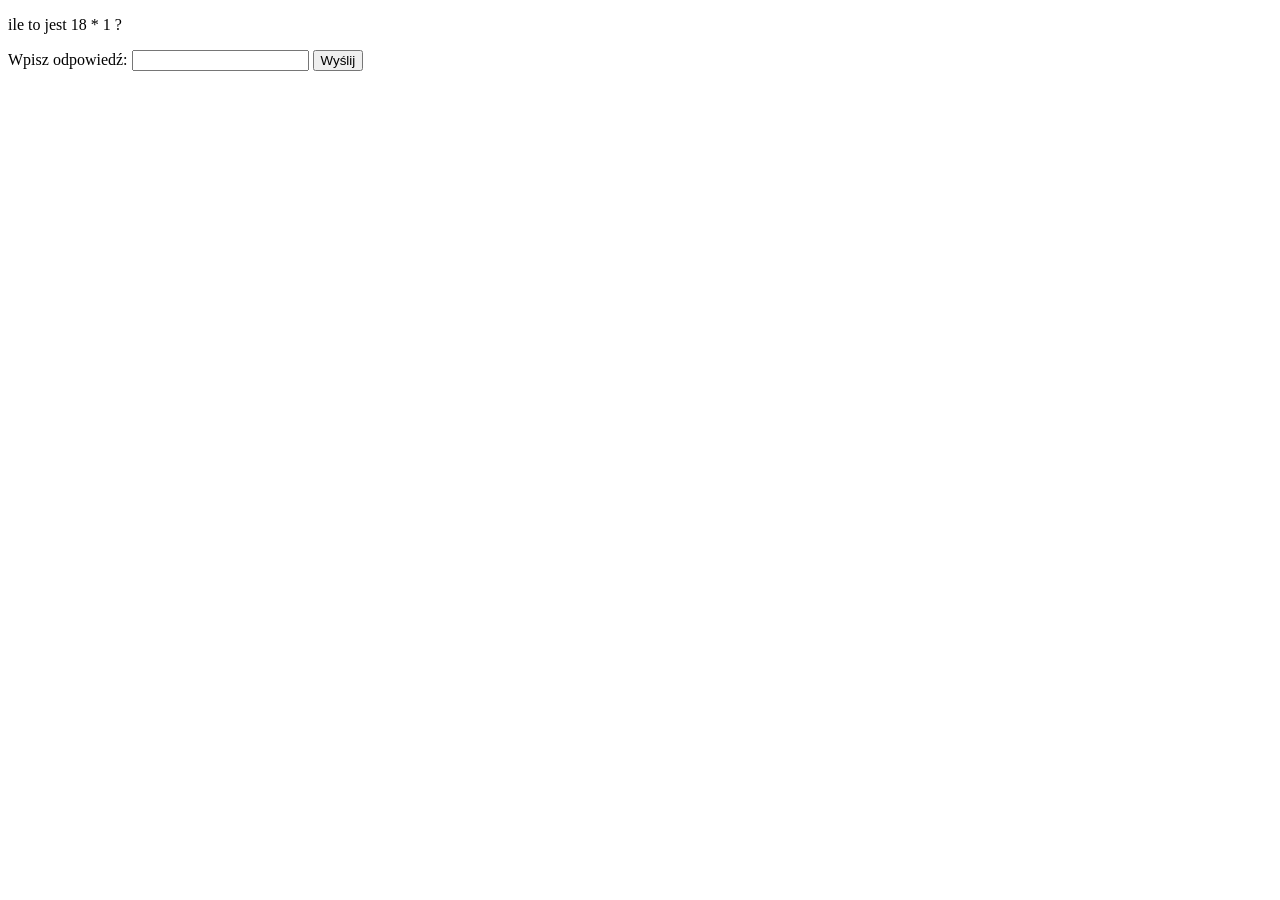
<file: app_web/quiz.html>
<!DOCTYPE html>
<html lang="pl">
<head>
    <meta charset="UTF-8">
    <meta name="viewport" content="width=device-width, initial-scale=1.0">
    <title>Document</title>
    <script src="quiz.js"></script>
</head>
<body>
    <p id="pytanie"></p>

    Wpisz odpowiedź: <input type="number" id="wynik">

    <button id="przycisk">Wyślij</button>

    <h3 id="odp"></h3>
</body>
</html
</file>
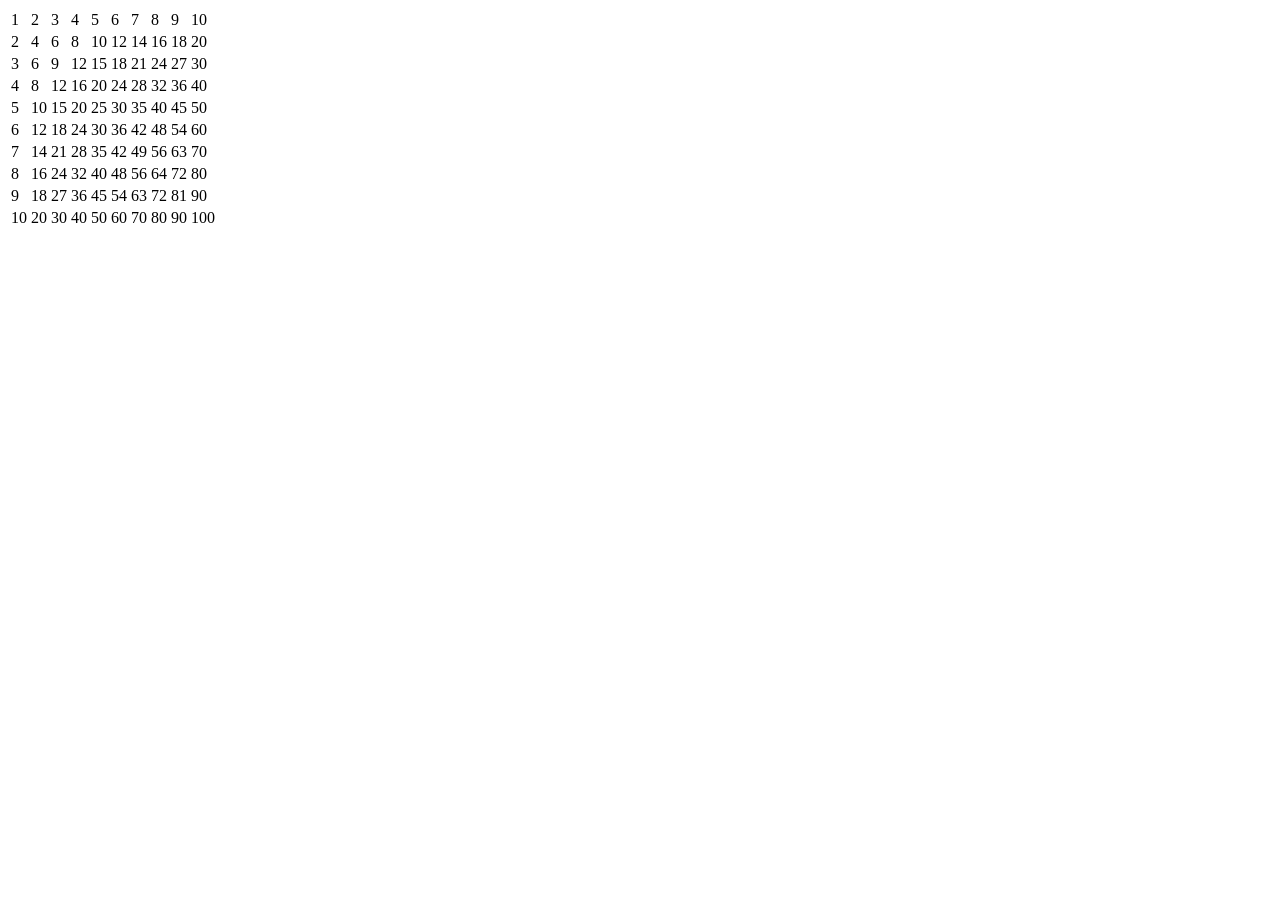
<file: app_web/tabliczka.html>
<!DOCTYPE html>
<html lang="pl">
<head>
    <meta charset="UTF-8">
    <meta name="viewport" content="width=device-width, initial-scale=1.0">
    <title>Document</title>
    <script src="tabliczka.js"></script>
</head>
<body>
    
</body>
</html>
</file>
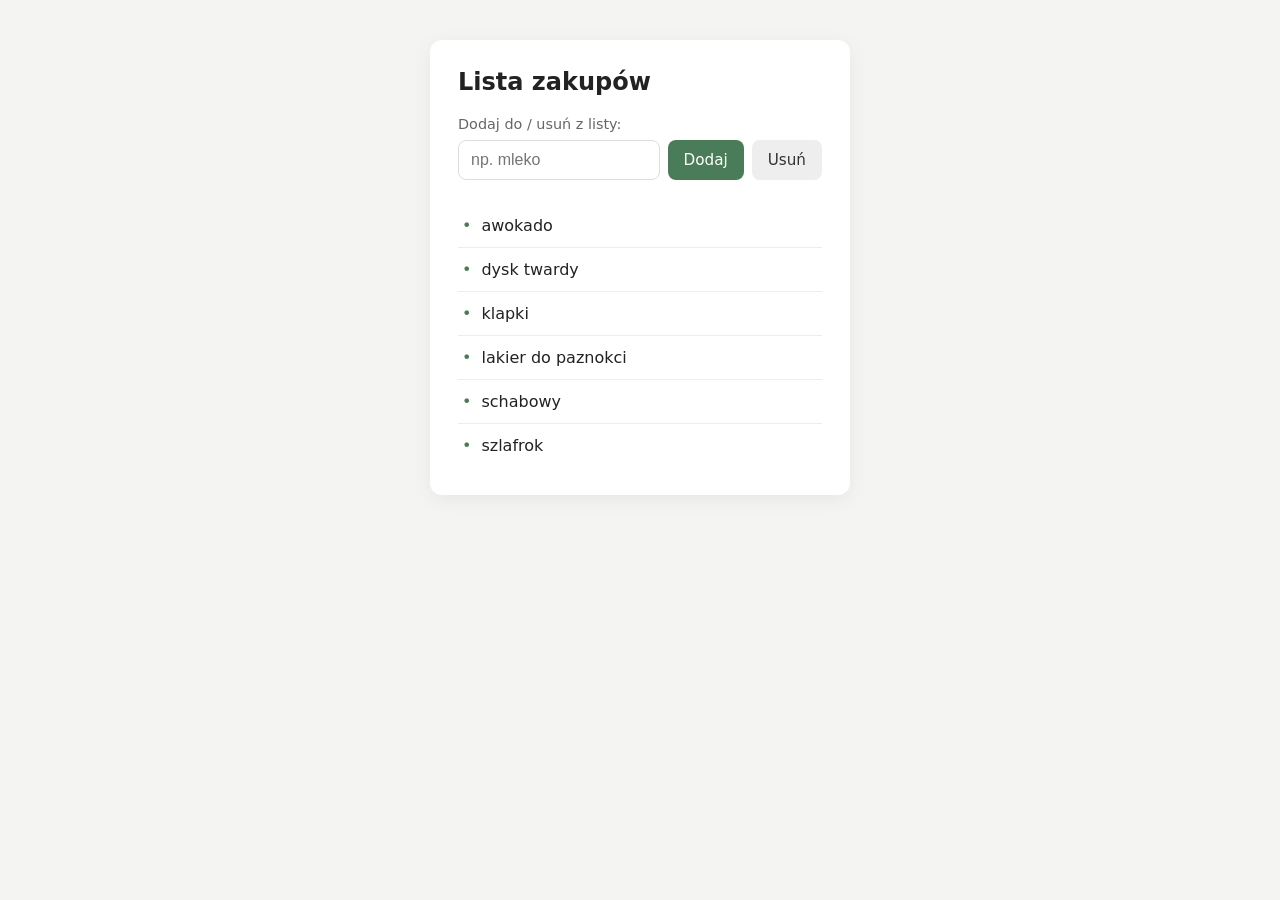
<file: app_web/zakupy.html>
<!DOCTYPE html>
<html lang="pl">
<head>
    <meta charset="UTF-8">
    <meta name="viewport" content="width=device-width, initial-scale=1.0">
    <title>Lista zakupów</title>
    <link rel="stylesheet" href="zakupy.css">
    <script src="zakupy.js"></script>
</head>
<body>
    <main class="karta">
        <h1>Lista zakupów</h1>

        <label for="dodaj">Dodaj do / usuń z listy:</label>
        <div class="panel">
            <input type="text" id="dodaj" placeholder="np. mleko">
            <button id="przycisk">Dodaj</button>
            <button id="przycisk2" class="usun">Usuń</button>
        </div>

        <ul id="lista"></ul>
    </main>
</body>
</html>
</file>
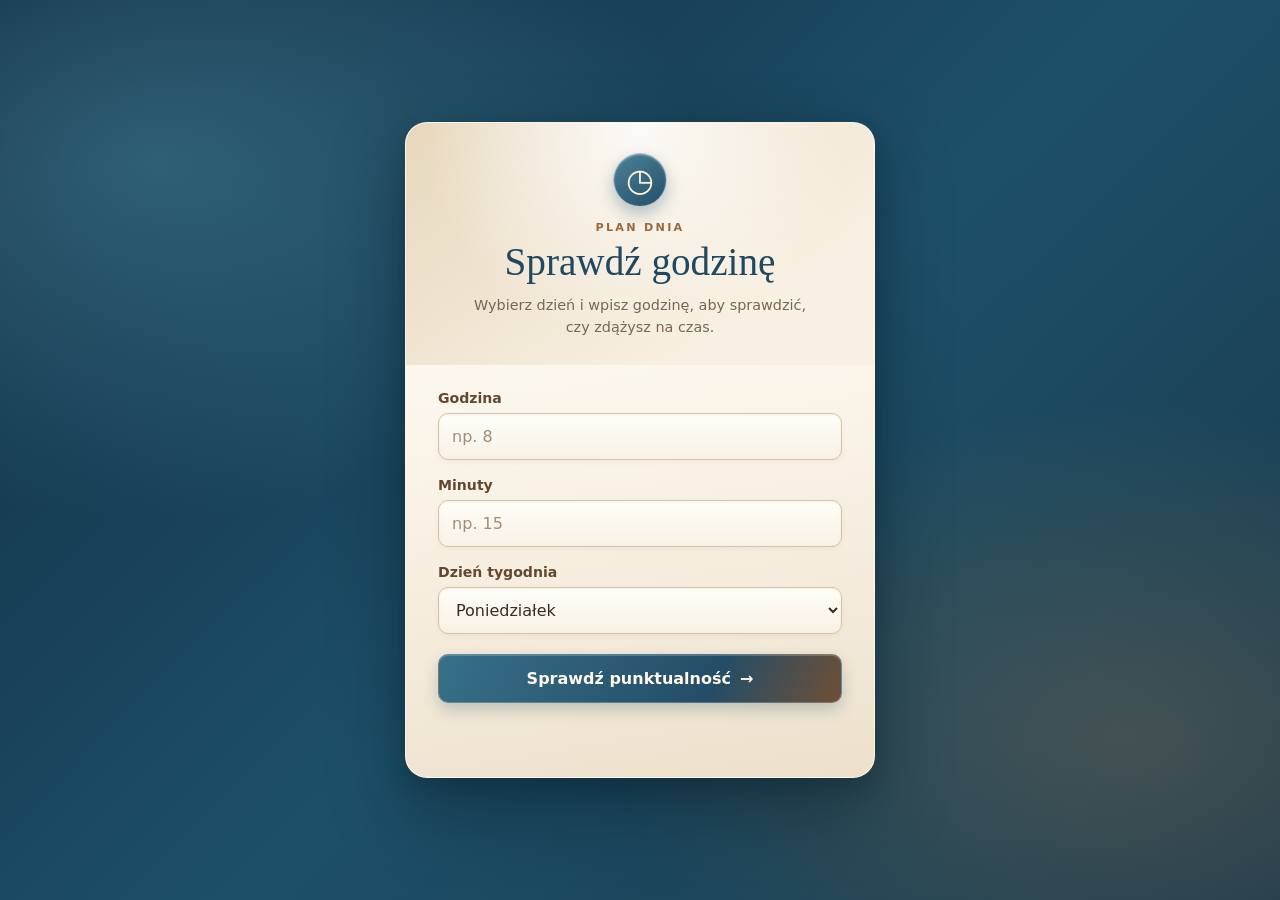
<file: czas/czas.html>
<!DOCTYPE html>
<html lang="pl">
<head>
    <meta charset="UTF-8">
    <meta name="viewport" content="width=device-width, initial-scale=1.0">
    <title>Spóźnienia</title>
    <link rel="stylesheet" href="czas.css">
    <script src="czas.js"></script>
</head>
<body>
    <main class="karta">
        <header class="naglowek">
            <span class="ikona" aria-hidden="true">◷</span>
            <p class="nadtytul">PLAN DNIA</p>
            <h1>Sprawdź godzinę</h1>
            <p class="opis">Wybierz dzień i wpisz godzinę, aby sprawdzić, czy zdążysz na czas.</p>
        </header>

        <form action="#">
            <div class="pole">
                <label for="godzina">Godzina</label>
                <input type="number" id="godzina" min="0" max="23" placeholder="np. 8">
            </div>

            <div class="pole">
                <label for="minuty">Minuty</label>
                <input type="number" id="minuty" min="0" max="59" placeholder="np. 15">
            </div>

            <div class="pole">
                <label for="lista">Dzień tygodnia</label>
                <select id="lista">
                    <option value="poniedzialek">Poniedziałek</option>
                    <option value="wtorek">Wtorek</option>
                    <option value="sroda">Środa</option>
                    <option value="czwartek">Czwartek</option>
                    <option value="piatek">Piątek</option>
                    <option value="sobota">Sobota</option>
                    <option value="niedziela">Niedziela</option>
                </select>
            </div>

            <button id="przycisk">Sprawdź punktualność <span aria-hidden="true">→</span></button>

            <h3 id="spoznienie" aria-live="polite"></h3>
        </form>
    </main>
</body>
</html>
</file>
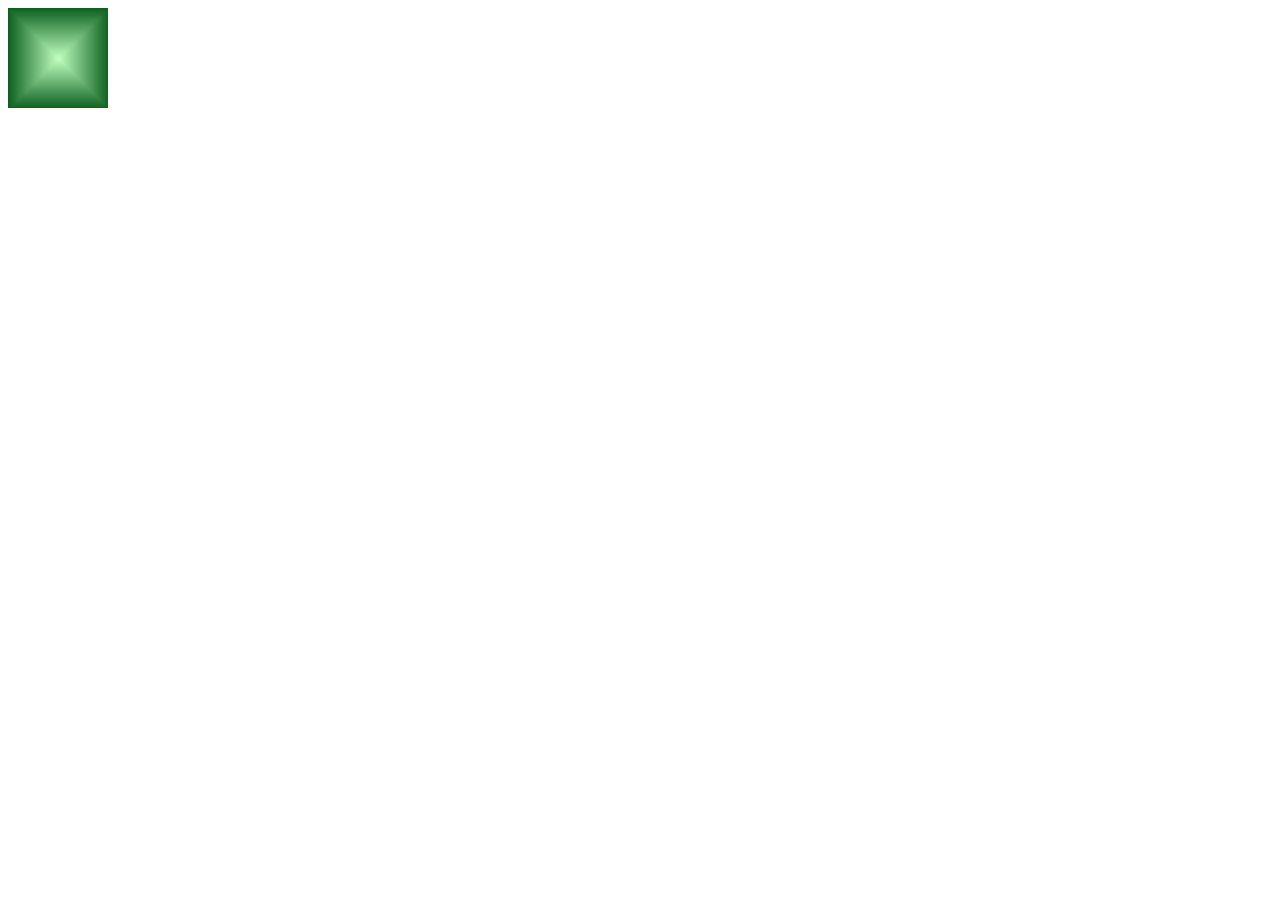
<file: dynamiczna_grafika/dynamiczne.html>
<!DOCTYPE html>
<html lang="en">
<head>
    <meta charset="UTF-8">
    <meta name="viewport" content="width=device-width, initial-scale=1.0">
    <title>Document</title>
    <!-- nazwa skryptu zmieniana przy każdym zadaniu - window.onload blokouje kilka na raz -->
    <script src="grafiki3.js"></script>
</head>

<!-- style jest potrzebny do 1. i 2. zadania, żeby działało na całym ekranie -->
<body style="width: 100%; min-height: 100vh;">
    <img src="img/back.png" alt="zdjecie" id="grafika">
</body>
</html>
</file>
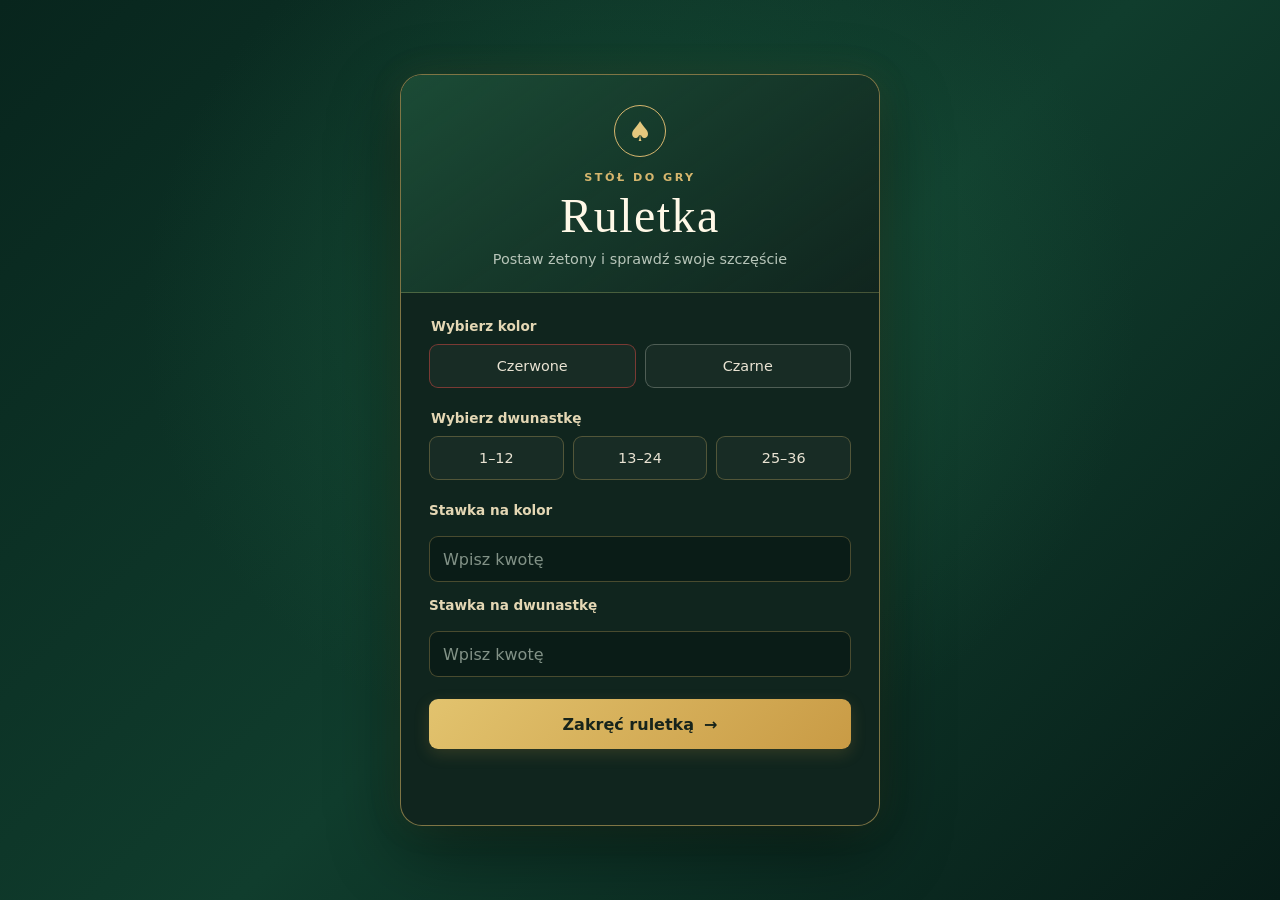
<file: ruletka/ruletka.html>
<!DOCTYPE html>
<html lang="pl">
<head>
    <meta charset="UTF-8">
    <meta name="viewport" content="width=device-width, initial-scale=1.0">
    <title>Ruletka</title>
    <link rel="stylesheet" href="ruletka.css">
    <script src="ruletka.js"></script>
</head>
<body>
    <main class="kasyno">
        <header class="naglowek">
            <span class="znak">♠</span>
            <p class="nadtytul">STÓŁ DO GRY</p>
            <h1>Ruletka</h1>
            <p class="opis">Postaw żetony i sprawdź swoje szczęście</p>
        </header>

        <section class="zaklad">
            <fieldset>
                <legend>Wybierz kolor</legend>
                <div class="opcje kolory">
                    <input type="radio" name="kolor" value="czerwone" id="czerwone">
                    <label for="czerwone">Czerwone</label>
                    <input type="radio" name="kolor" value="czarne" id="czarne">
                    <label for="czarne">Czarne</label>
                </div>
            </fieldset>

            <fieldset>
                <legend>Wybierz dwunastkę</legend>
                <div class="opcje">
                    <input type="radio" name="dwunastki" value="1" id="pierwsza">
                    <label for="pierwsza">1–12</label>
                    <input type="radio" name="dwunastki" value="2" id="druga">
                    <label for="druga">13–24</label>
                    <input type="radio" name="dwunastki" value="3" id="trzecia">
                    <label for="trzecia">25–36</label>
                </div>
            </fieldset>

            <div class="stawki">
                <label for="kwotaKoloru">Stawka na kolor</label>
                <input type="text" id="kwotaKoloru" placeholder="Wpisz kwotę">
                <label for="kwotaDwunastki">Stawka na dwunastkę</label>
                <input type="text" id="kwotaDwunastki" placeholder="Wpisz kwotę">
            </div>

            <button id="przycisk">Zakręć ruletką <span aria-hidden="true">→</span></button>
            <h3 id="wynik" aria-live="polite"></h3>
        </section>
    </main>
</body>
</html>
</file>
<file: app_web/zakupy.css>
* {
    box-sizing: border-box;
}

body {
    margin: 0;
    min-height: 100vh;
    padding: 40px 16px;
    background: #f4f4f2;
    color: #222;
    font-family: system-ui, -apple-system, "Segoe UI", Roboto, sans-serif;
    display: flex;
    justify-content: center;
    align-items: flex-start;
}

.karta {
    width: 100%;
    max-width: 420px;
    background: #fff;
    padding: 28px;
    border-radius: 12px;
    box-shadow: 0 4px 20px rgba(0, 0, 0, 0.06);
}

h1 {
    margin: 0 0 20px;
    font-size: 1.5rem;
    font-weight: 600;
}

label {
    display: block;
    margin-bottom: 8px;
    font-size: 0.9rem;
    color: #666;
}

.panel {
    display: flex;
    gap: 8px;
    margin-bottom: 24px;
}

input {
    flex: 1;
    min-width: 0;
    padding: 10px 12px;
    font-size: 1rem;
    border: 1px solid #ddd;
    border-radius: 8px;
    outline: none;
    transition: border-color 0.2s;
}

input:focus {
    border-color: #4a7c59;
}

button {
    padding: 10px 16px;
    font-size: 0.95rem;
    font-family: inherit;
    border: none;
    border-radius: 8px;
    background: #4a7c59;
    color: #fff;
    cursor: pointer;
    transition: background 0.2s;
}

button:hover {
    background: #3b6447;
}

button.usun {
    background: #eee;
    color: #333;
}

button.usun:hover {
    background: #e0b4b4;
    color: #7a1f1f;
}

ul {
    list-style: none;
    margin: 0;
    padding: 0;
}

li {
    padding: 12px 4px;
    border-bottom: 1px solid #eee;
}

li:last-child {
    border-bottom: none;
}

li::before {
    content: "•";
    color: #4a7c59;
    margin-right: 10px;
}
</file>
<file: czas/czas.css>
* {
    box-sizing: border-box;
}

body {
    display: grid;
    min-height: 100vh;
    margin: 0;
    padding: 28px 16px;
    place-items: center;
    background:
        radial-gradient(ellipse at 12% 18%, rgba(99, 174, 193, 0.34), transparent 34%),
        radial-gradient(ellipse at 88% 82%, rgba(177, 127, 79, 0.28), transparent 32%),
        linear-gradient(135deg, #102d43, #1d5068 52%, #18394c);
    color: #392b21;
    font-family: system-ui, -apple-system, "Segoe UI", sans-serif;
}

.karta {
    width: min(100%, 470px);
    overflow: hidden;
    border: 1px solid rgba(255, 248, 231, 0.78);
    border-radius: 22px;
    background: linear-gradient(155deg, #fffaf0, #eee2cd);
    box-shadow:
        0 30px 75px rgba(5, 20, 31, 0.42),
        0 8px 20px rgba(8, 29, 42, 0.2),
        inset 0 1px 0 rgba(255, 255, 255, 0.9);
}

.naglowek {
    padding: 30px 32px 26px;
    background:
        radial-gradient(ellipse at 50% 0%, rgba(255, 255, 255, 0.85), transparent 65%),
        linear-gradient(145deg, #e7d8bd, #f8f0e2 76%);
    text-align: center;
}

.ikona {
    display: inline-grid;
    width: 54px;
    height: 54px;
    place-items: center;
    border: 1px solid rgba(255, 255, 255, 0.6);
    border-radius: 50%;
    background: linear-gradient(145deg, #4c8299, #244e68);
    color: #fff5df;
    font-size: 2rem;
    line-height: 1;
    box-shadow:
        0 7px 16px rgba(31, 73, 95, 0.3),
        inset 0 1px 2px rgba(255, 255, 255, 0.35);
}

.nadtytul {
    margin: 14px 0 5px;
    color: #9a693d;
    font-size: 0.7rem;
    font-weight: 750;
    letter-spacing: 0.2em;
}

h1 {
    margin: 0;
    color: #204860;
    font-family: Georgia, "Times New Roman", serif;
    font-size: clamp(1.9rem, 8vw, 2.45rem);
    font-weight: 500;
}

.opis {
    max-width: 340px;
    margin: 10px auto 0;
    color: #776754;
    font-size: 0.9rem;
    line-height: 1.55;
}

form {
    display: grid;
    gap: 17px;
    padding: 25px 32px 30px;
    background: linear-gradient(180deg, rgba(255, 252, 245, 0.55), rgba(235, 222, 201, 0.35));
}

.pole {
    display: grid;
    gap: 7px;
}

.pole label {
    color: #65472f;
    font-size: 0.88rem;
    font-weight: 650;
}

.pole input,
.pole select {
    width: 100%;
    min-height: 47px;
    padding: 0 13px;
    border: 1px solid #d7c3a5;
    border-radius: 10px;
    outline: none;
    background: linear-gradient(180deg, #fffefa, #f8f1e5);
    color: #392b21;
    font: inherit;
    box-shadow: inset 0 1px 3px rgba(94, 66, 39, 0.08), 0 2px 5px rgba(94, 66, 39, 0.05);
    transition: border-color 0.18s, box-shadow 0.18s, background 0.18s;
}

.pole input::placeholder {
    color: #a08d77;
}

.pole input:focus,
.pole select:focus {
    border-color: #43809a;
    background: #fffefa;
    box-shadow: 0 0 0 4px rgba(67, 128, 154, 0.16), 0 4px 12px rgba(31, 78, 99, 0.12);
}

button {
    display: flex;
    min-height: 49px;
    align-items: center;
    justify-content: center;
    gap: 9px;
    margin-top: 3px;
    border: 0;
    border: 1px solid rgba(255, 255, 255, 0.22);
    border-radius: 10px;
    background: linear-gradient(115deg, #376f89, #244d67 68%, #704f35);
    color: #fff8eb;
    cursor: pointer;
    font: inherit;
    font-weight: 700;
    box-shadow: 0 7px 15px rgba(34, 76, 97, 0.24), inset 0 1px 0 rgba(255, 255, 255, 0.2);
    transition: background 0.18s, transform 0.18s, box-shadow 0.18s;
}

button:hover {
    transform: translateY(-2px);
    background: linear-gradient(115deg, #4385a0, #2d5a74 68%, #88603d);
    box-shadow: 0 10px 20px rgba(34, 76, 97, 0.3), inset 0 1px 0 rgba(255, 255, 255, 0.25);
}

button:focus-visible {
    outline: 3px solid #bd8a55;
    outline-offset: 3px;
}

#spoznienie {
    min-height: 1.5em;
    margin: 0;
    color: #805832;
    text-align: center;
    font-family: Georgia, "Times New Roman", serif;
    font-size: 1.15rem;
    font-weight: 600;
}

@media (max-width: 420px) {
    .naglowek {
        padding: 25px 21px 22px;
    }

    form {
        padding: 22px 21px 25px;
    }
}
</file>
<file: ruletka/ruletka.css>
* {
    box-sizing: border-box;
}

body {
    min-height: 100vh;
    margin: 0;
    padding: 32px 16px;
    display: grid;
    place-items: center;
    color: #f7f1df;
    font-family: system-ui, -apple-system, "Segoe UI", sans-serif;
    background:
        radial-gradient(ellipse at 50% 35%, rgba(35, 108, 72, 0.45), transparent 55%),
        linear-gradient(135deg, #08251d, #103d2d 52%, #071d18);
}

.kasyno {
    width: min(100%, 480px);
    overflow: hidden;
    border: 1px solid rgba(218, 183, 103, 0.55);
    border-radius: 22px;
    background: #10251e;
    box-shadow: 0 24px 70px rgba(0, 0, 0, 0.45), 0 0 35px rgba(210, 170, 82, 0.1);
}

.naglowek {
    padding: 30px 28px 25px;
    text-align: center;
    border-bottom: 1px solid rgba(218, 183, 103, 0.25);
    background: linear-gradient(145deg, rgba(28, 79, 56, 0.9), rgba(16, 37, 30, 0.5));
}

.znak {
    display: inline-grid;
    width: 52px;
    height: 52px;
    place-items: center;
    border: 1px solid #d6b66e;
    border-radius: 50%;
    color: #e4c87e;
    font-size: 1.7rem;
}

.nadtytul {
    margin: 14px 0 4px;
    color: #d6b66e;
    font-size: 0.7rem;
    font-weight: 700;
    letter-spacing: 0.22em;
}

h1 {
    margin: 0;
    color: #fff8e7;
    font-family: Georgia, "Times New Roman", serif;
    font-size: clamp(2.2rem, 9vw, 3rem);
    font-weight: 500;
    letter-spacing: 0.03em;
}

.opis {
    margin: 8px 0 0;
    color: #b7c5b9;
    font-size: 0.9rem;
}

.zaklad {
    padding: 25px 28px 28px;
}

fieldset {
    min-width: 0;
    margin: 0 0 22px;
    padding: 0;
    border: 0;
}

legend,
.stawki label {
    margin-bottom: 10px;
    color: #e4d7b4;
    font-size: 0.85rem;
    font-weight: 600;
}

.opcje {
    display: grid;
    grid-template-columns: repeat(3, minmax(0, 1fr));
    gap: 9px;
}

.kolory {
    grid-template-columns: repeat(2, minmax(0, 1fr));
}

.opcje input {
    position: absolute;
    width: 1px;
    height: 1px;
    overflow: hidden;
    clip: rect(0, 0, 0, 0);
    white-space: nowrap;
    clip-path: inset(50%);
}

.opcje label {
    display: grid;
    min-height: 44px;
    place-items: center;
    border: 1px solid rgba(218, 183, 103, 0.3);
    border-radius: 9px;
    background: rgba(255, 255, 255, 0.035);
    color: #e9e3d3;
    cursor: pointer;
    font-size: 0.9rem;
    transition: background 0.18s, border-color 0.18s, transform 0.18s;
}

.opcje label[for="czerwone"] {
    border-color: rgba(203, 70, 65, 0.55);
}

.opcje label[for="czarne"] {
    border-color: rgba(180, 187, 176, 0.35);
}

.opcje input:checked + label {
    border-color: #e2c36e;
    background: rgba(214, 182, 110, 0.16);
    box-shadow: inset 0 0 0 1px rgba(214, 182, 110, 0.18);
    color: #ffe6a3;
}

.opcje input:focus-visible + label {
    outline: 2px solid #f0d98f;
    outline-offset: 3px;
}

.opcje label:hover {
    transform: translateY(-1px);
}

.stawki {
    display: grid;
    gap: 8px;
    margin: 2px 0 22px;
}

.stawki label:not(:first-child) {
    margin-top: 7px;
}

.stawki input {
    width: 100%;
    min-height: 46px;
    padding: 0 13px;
    border: 1px solid rgba(218, 183, 103, 0.3);
    border-radius: 9px;
    outline: none;
    background: #0a1c17;
    color: #fff8e7;
    font: inherit;
    transition: border-color 0.18s, box-shadow 0.18s;
}

.stawki input::placeholder {
    color: #829287;
}

.stawki input:focus {
    border-color: #d6b66e;
    box-shadow: 0 0 0 3px rgba(214, 182, 110, 0.12);
}

button {
    display: flex;
    width: 100%;
    min-height: 50px;
    align-items: center;
    justify-content: center;
    gap: 10px;
    border: 0;
    border-radius: 9px;
    background: linear-gradient(135deg, #e2c36e, #c99b45);
    color: #17241b;
    cursor: pointer;
    font: inherit;
    font-weight: 750;
    box-shadow: 0 5px 16px rgba(201, 155, 69, 0.18);
    transition: filter 0.18s, transform 0.18s;
}

button:hover {
    filter: brightness(1.08);
    transform: translateY(-1px);
}

button:focus-visible {
    outline: 2px solid #fff3c8;
    outline-offset: 3px;
}

#wynik {
    min-height: 1.5em;
    margin: 18px 0 0;
    color: #e7cd84;
    text-align: center;
    font-family: Georgia, "Times New Roman", serif;
    font-size: 1.25rem;
    font-weight: 500;
}

@media (max-width: 420px) {
    .naglowek {
        padding: 25px 20px 21px;
    }

    .zaklad {
        padding: 22px 20px 24px;
    }
}
</file>
